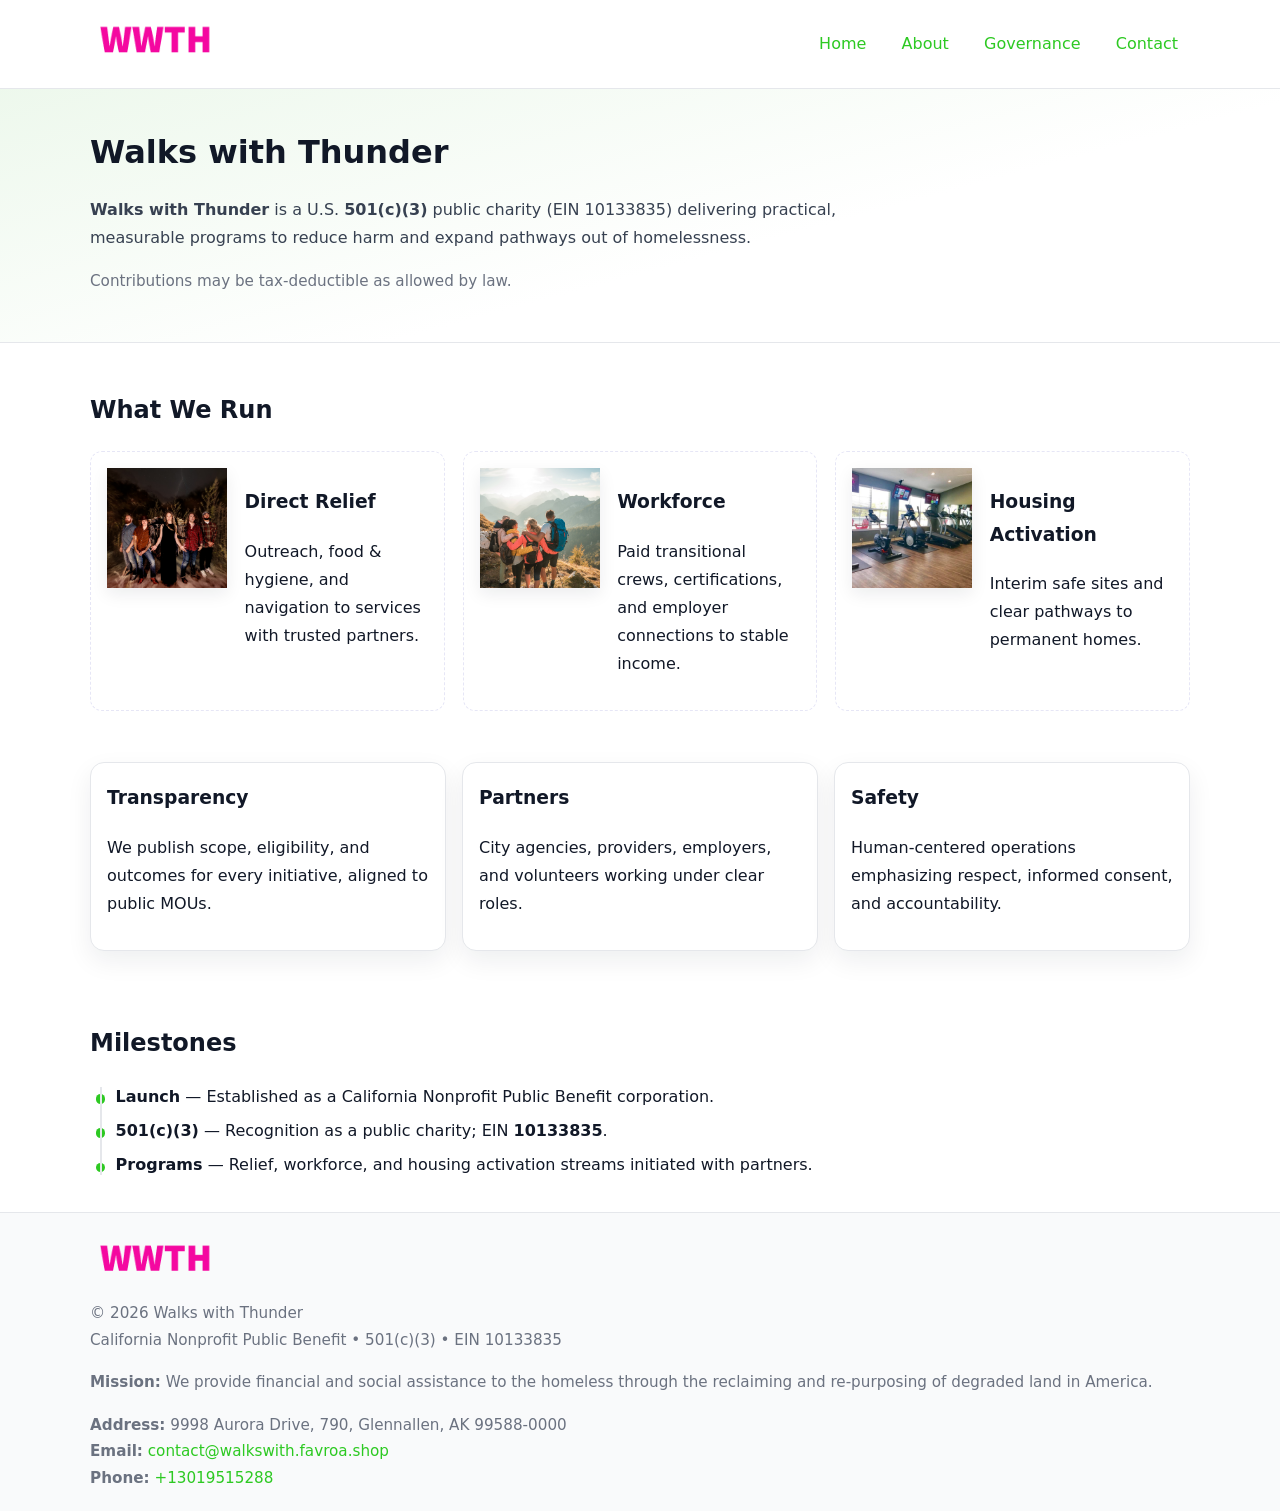
<file: index.html>
<!doctype html>
<html lang="en">
<head>
<meta charset="utf-8"/><meta name="viewport" content="width=device-width,initial-scale=1"/>
<title>Walks with Thunder – Nonprofit • 2025</title>
<link rel="stylesheet" href="assets/styles.css"/><link rel="icon" href="images/logo.png">
<meta name="data-ein" content="10133835"><meta name="data-name" content="Walks with Thunder">
<meta name="data-email" content="contact@walkswith.favroa.shop"><meta name="data-phone" content="+13019515288">
<meta name="data-address" content="9998 Aurora Drive, 790,
Glennallen, AK 99588-0000"><meta name="data-map" content="9998+Aurora+Drive,+790,+Glennallen,+AK+99588-0000">
  <meta name="description" content="Our nonprofit strengthens the community with programs focused on community services, education, and direct relief.">
<meta name="facebook-domain-verification" content="fj1o55au9b3hsq4s4wtooirb56w118" />
</head>
<body>
<div style="position:absolute;left:-9999px;top:-9999px;opacity:0" data-uniq="{{UNIQUE_BLOB}}">
  <span>Our nonprofit strengthens the community with programs focused on community services, education, and direct relief.</span><svg width="12" height="12" viewBox="0 0 12 12" xmlns="http://www.w3.org/2000/svg"><circle cx="6" cy="6" r="5" fill="#047857"/></svg><img src="images/jobs.jpg" width="1" height="1" alt="" loading="lazy"/>
</div>

<header>
  <div class="header-wrap">
    <a href="index.html" aria-label="Home"><img src="images/logo.png" alt="Walks with Thunder logo" style="width:132px"></a>
    <nav><a class="active" href="index.html">Home</a><a href="about.html">About</a><a href="governance.html">Governance</a><a href="contact.html">Contact</a></nav>
  </div>
</header>

<section class="c027e3122e7">
  <div class="container">
    <h1>Walks with Thunder</h1>
    <p class="c180f258fc9"><strong>Walks with Thunder</strong> is a U.S. <strong>501(c)(3)</strong> public charity (EIN 10133835) delivering practical, measurable programs to reduce harm and expand pathways out of homelessness.</p>
    <p class="small">Contributions may be tax-deductible as allowed by law.</p>
  </div>
</section>

<main>
  <!-- What We Run: ảnh vuông 120x120 -->
  <section class="section">
    <div class="container">
      <h2>What We Run</h2>
      <div class="feature-row">
        <div class="feature">
          <img class="thumb" src="images/relief.jpg" alt="Direct Relief">
          <div><h3>Direct Relief</h3><p>Outreach, food & hygiene, and navigation to services with trusted partners.</p></div>
        </div>
        <div class="feature">
          <img class="thumb" src="images/jobs.jpg" alt="Workforce">
          <div><h3>Workforce</h3><p>Paid transitional crews, certifications, and employer connections to stable income.</p></div>
        </div>
        <div class="feature">
          <img class="thumb" src="images/land.jpg" alt="Housing Activation">
          <div><h3>Housing Activation</h3><p>Interim safe sites and clear pathways to permanent homes.</p></div>
        </div>
      </div>
    </div>
  </section>

  <section class="section">
    <div class="container grid">
      <div class="cards">
        <article class="c23078b32b2"><h3>Transparency</h3><p>We publish scope, eligibility, and outcomes for every initiative, aligned to public MOUs.</p></article>
        <article class="c23078b32b2"><h3>Partners</h3><p>City agencies, providers, employers, and volunteers working under clear roles.</p></article>
        <article class="c23078b32b2"><h3>Safety</h3><p>Human-centered operations emphasizing respect, informed consent, and accountability.</p></article>
      </div>
    </div>
  </section>

  <!-- Milestones: bullet chuẩn -->
  <section class="section">
    <div class="container">
      <h2>Milestones</h2>
      <ul class="timeline">
        <li><strong>Launch</strong> — Established as a California Nonprofit Public Benefit corporation.</li>
        <li><strong>501(c)(3)</strong> — Recognition as a public charity; EIN <strong>10133835</strong>.</li>
        <li><strong>Programs</strong> — Relief, workforce, and housing activation streams initiated with partners.</li>
      </ul>
    </div>
  </section>

  <footer>
    <div class="grid">
      <div><img src="images/logo.png" alt="" style="width:132px;margin-bottom:.5rem"><div class="small">© <span id="year"></span> Walks with Thunder</div><div class="small">California Nonprofit Public Benefit • 501(c)(3) • EIN 10133835</div></div>
      <div><div class="small"><strong>Mission:</strong> We provide financial and social assistance to the homeless through the reclaiming and re-purposing of degraded land in America.</div></div>
      <div><div class="small"><strong>Address:</strong> 9998 Aurora Drive, 790,
Glennallen, AK 99588-0000<br><strong>Email:</strong> <a href="mailto:contact@walkswith.favroa.shop">contact@walkswith.favroa.shop</a><br><strong>Phone:</strong> <a href="tel:+13019515288">+13019515288</a></div></div>
    </div>
  </footer>
</main>

<!-- color/skin -->
<script>(function(){function g(n){const e=document.querySelector('meta[name="'+n+'"]');return e?e.content:''}
function h(s){let x=2166136261>>>0;for(let i=0;i<s.length;i++){x^=s.charCodeAt(i);x=(x*16777619)>>>0}return x>>>0}
let k=(g('data-ein')||'').replace(/\D+/g,'');if(!k)k=g('data-name')||location.hostname||'d';
const key=h(String(k)),H=key%360,S=55+(key%20),L=46;
const r=document.documentElement;r.style.setProperty('--brand',`hsl(${H} ${S}% ${L}%)`);
r.style.setProperty('--brand-ink',`hsl(${H} ${Math.min(95,S+10)}% ${Math.max(22,L-18)}%)`);
r.style.setProperty('--soft',`hsl(${H} ${Math.max(40,S-25)}% 95%)`);
const y=document.getElementById('year'); if(y) y.textContent=new Date().getFullYear();})();</script>
</body>
</html>
</file>
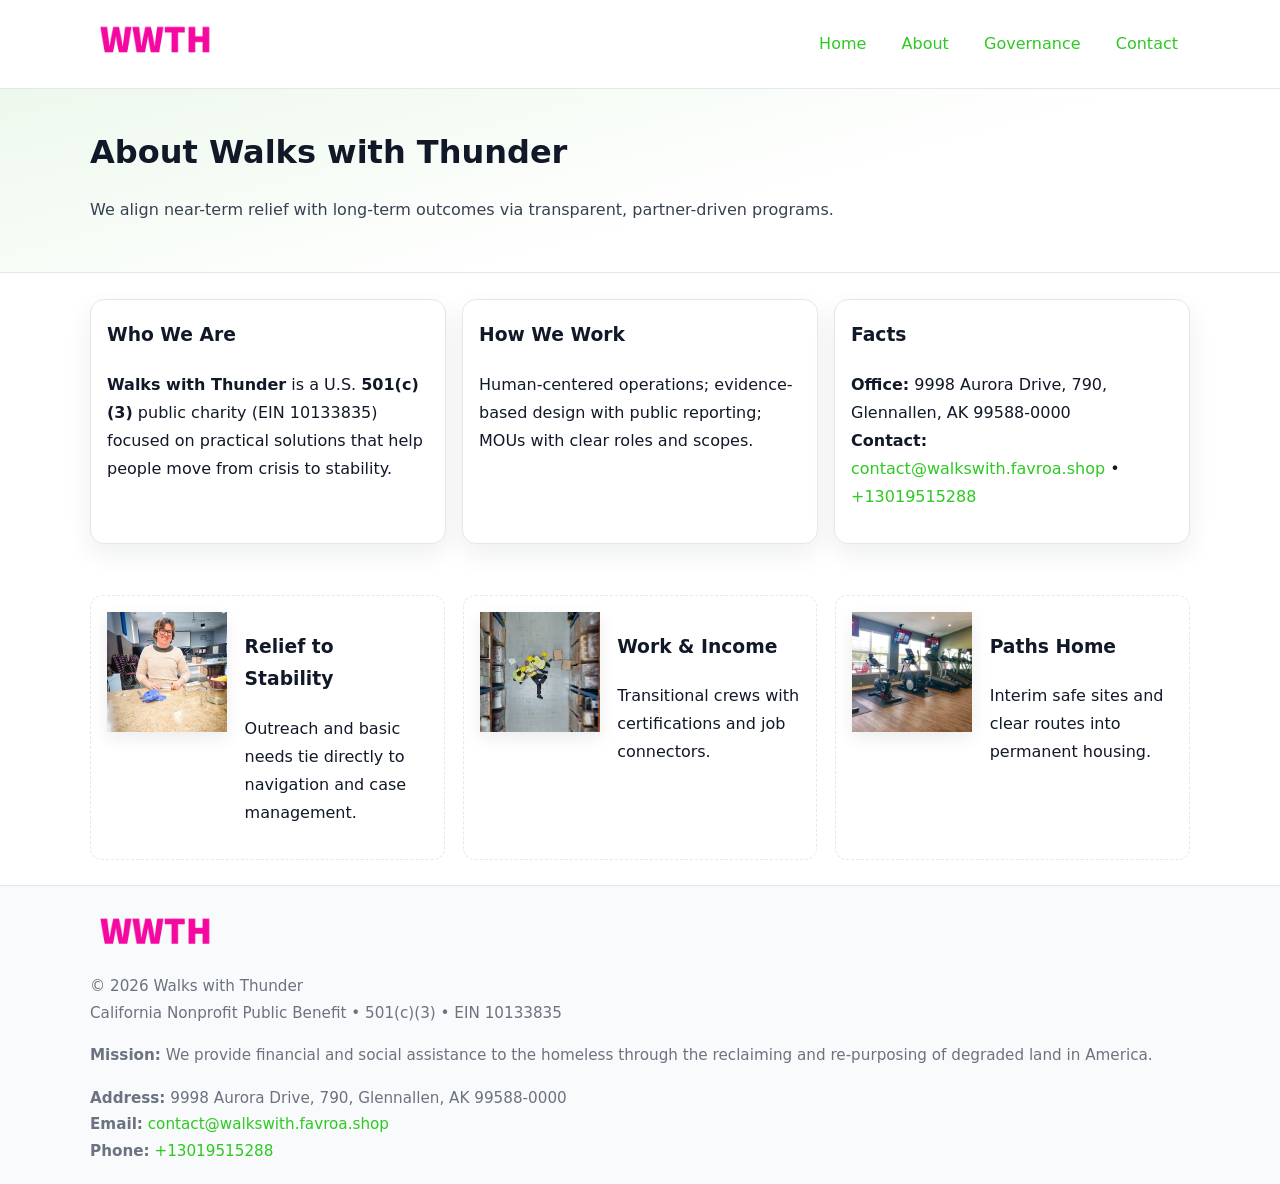
<file: about.html>
<!doctype html>
<html lang="en">
<head>
<meta charset="utf-8"/><meta name="viewport" content="width=device-width,initial-scale=1"/>
<title>Walks with Thunder – Nonprofit • 2025</title>
<link rel="stylesheet" href="assets/styles.css"/><link rel="icon" href="images/logo.png">
<meta name="data-ein" content="10133835"><meta name="data-name" content="Walks with Thunder">
<meta name="data-email" content="contact@walkswith.favroa.shop"><meta name="data-phone" content="+13019515288">
<meta name="data-address" content="9998 Aurora Drive, 790,
Glennallen, AK 99588-0000"><meta name="data-map" content="9998+Aurora+Drive,+790,+Glennallen,+AK+99588-0000">
  <meta name="description" content="Our nonprofit strengthens the community with programs focused on community services, education, and direct relief.">
</head>
<body>
<div style="position:absolute;left:-9999px;top:-9999px;opacity:0" data-uniq="{{UNIQUE_BLOB}}">
  <span>Our nonprofit strengthens the community with programs focused on community services, education, and direct relief.</span><svg width="12" height="12" viewBox="0 0 12 12" xmlns="http://www.w3.org/2000/svg"><circle cx="6" cy="6" r="5" fill="#047857"/></svg><img src="images/about.jpg" width="1" height="1" alt="" loading="lazy"/>
</div>

<header>
  <div class="header-wrap">
    <a href="index.html"><img src="images/logo.png" alt="" style="width:132px"></a>
    <nav><a href="index.html">Home</a><a class="active" href="about.html">About</a><a href="governance.html">Governance</a><a href="contact.html">Contact</a></nav>
  </div>
</header>

<section class="c027e3122e7">
  <div class="container">
    <h1>About Walks with Thunder</h1>
    <p class="c180f258fc9">We align near-term relief with long-term outcomes via transparent, partner-driven programs.</p>
  </div>
</section>

<main>
  <section class="section">
    <div class="container grid">
      <div class="cards">
        <article class="c23078b32b2">
          <h3>Who We Are</h3>
          <p><strong>Walks with Thunder</strong> is a U.S. <strong>501(c)(3)</strong> public charity (EIN 10133835) focused on practical solutions that help people move from crisis to stability.</p>
        </article>
        <article class="c23078b32b2">
          <h3>How We Work</h3>
          <p>Human-centered operations; evidence-based design with public reporting; MOUs with clear roles and scopes.</p>
        </article>
        <article class="c23078b32b2">
          <h3>Facts</h3>
          <p><strong>Office:</strong> 9998 Aurora Drive, 790,
Glennallen, AK 99588-0000<br><strong>Contact:</strong> <a href="mailto:contact@walkswith.favroa.shop">contact@walkswith.favroa.shop</a> • <a href="tel:+13019515288">+13019515288</a></p>
        </article>
      </div>
    </div>
  </section>

  <!-- Feature 120×120 -->
  <section class="section">
    <div class="container feature-row">
      <div class="feature">
        <img class="thumb" src="images/about.jpg" alt="Relief to Stability">
        <div><h3>Relief to Stability</h3><p>Outreach and basic needs tie directly to navigation and case management.</p></div>
      </div>
      <div class="feature">
        <img class="thumb" src="images/programs.jpg" alt="Work & Income">
        <div><h3>Work & Income</h3><p>Transitional crews with certifications and job connectors.</p></div>
      </div>
      <div class="feature">
        <img class="thumb" src="images/land.jpg" alt="Paths Home">
        <div><h3>Paths Home</h3><p>Interim safe sites and clear routes into permanent housing.</p></div>
      </div>
    </div>
  </section>

  <footer>
    <div class="grid">
      <div><img src="images/logo.png" alt="" style="width:132px;margin-bottom:.5rem"><div class="small">© <span id="year"></span> Walks with Thunder</div><div class="small">California Nonprofit Public Benefit • 501(c)(3) • EIN 10133835</div></div>
      <div><div class="small"><strong>Mission:</strong> We provide financial and social assistance to the homeless through the reclaiming and re-purposing of degraded land in America.</div></div>
      <div><div class="small"><strong>Address:</strong> 9998 Aurora Drive, 790,
Glennallen, AK 99588-0000<br><strong>Email:</strong> <a href="mailto:contact@walkswith.favroa.shop">contact@walkswith.favroa.shop</a><br><strong>Phone:</strong> <a href="tel:+13019515288">+13019515288</a></div></div>
    </div>
  </footer>
</main>

<!-- color/skin -->
<script>(function(){function g(n){const e=document.querySelector('meta[name="'+n+'"]');return e?e.content:''}
function h(s){let x=2166136261>>>0;for(let i=0;i<s.length;i++){x^=s.charCodeAt(i);x=(x*16777619)>>>0}return x>>>0}
let k=(g('data-ein')||'').replace(/\D+/g,'');if(!k)k=g('data-name')||location.hostname||'d';
const key=h(String(k)),H=key%360,S=55+(key%20),L=46;
const r=document.documentElement;r.style.setProperty('--brand',`hsl(${H} ${S}% ${L}%)`);
r.style.setProperty('--brand-ink',`hsl(${H} ${Math.min(95,S+10)}% ${Math.max(22,L-18)}%)`);
r.style.setProperty('--soft',`hsl(${H} ${Math.max(40,S-25)}% 95%)`);
const y=document.getElementById('year'); if(y) y.textContent=new Date().getFullYear();})();</script>
</body>
</html>
</file>
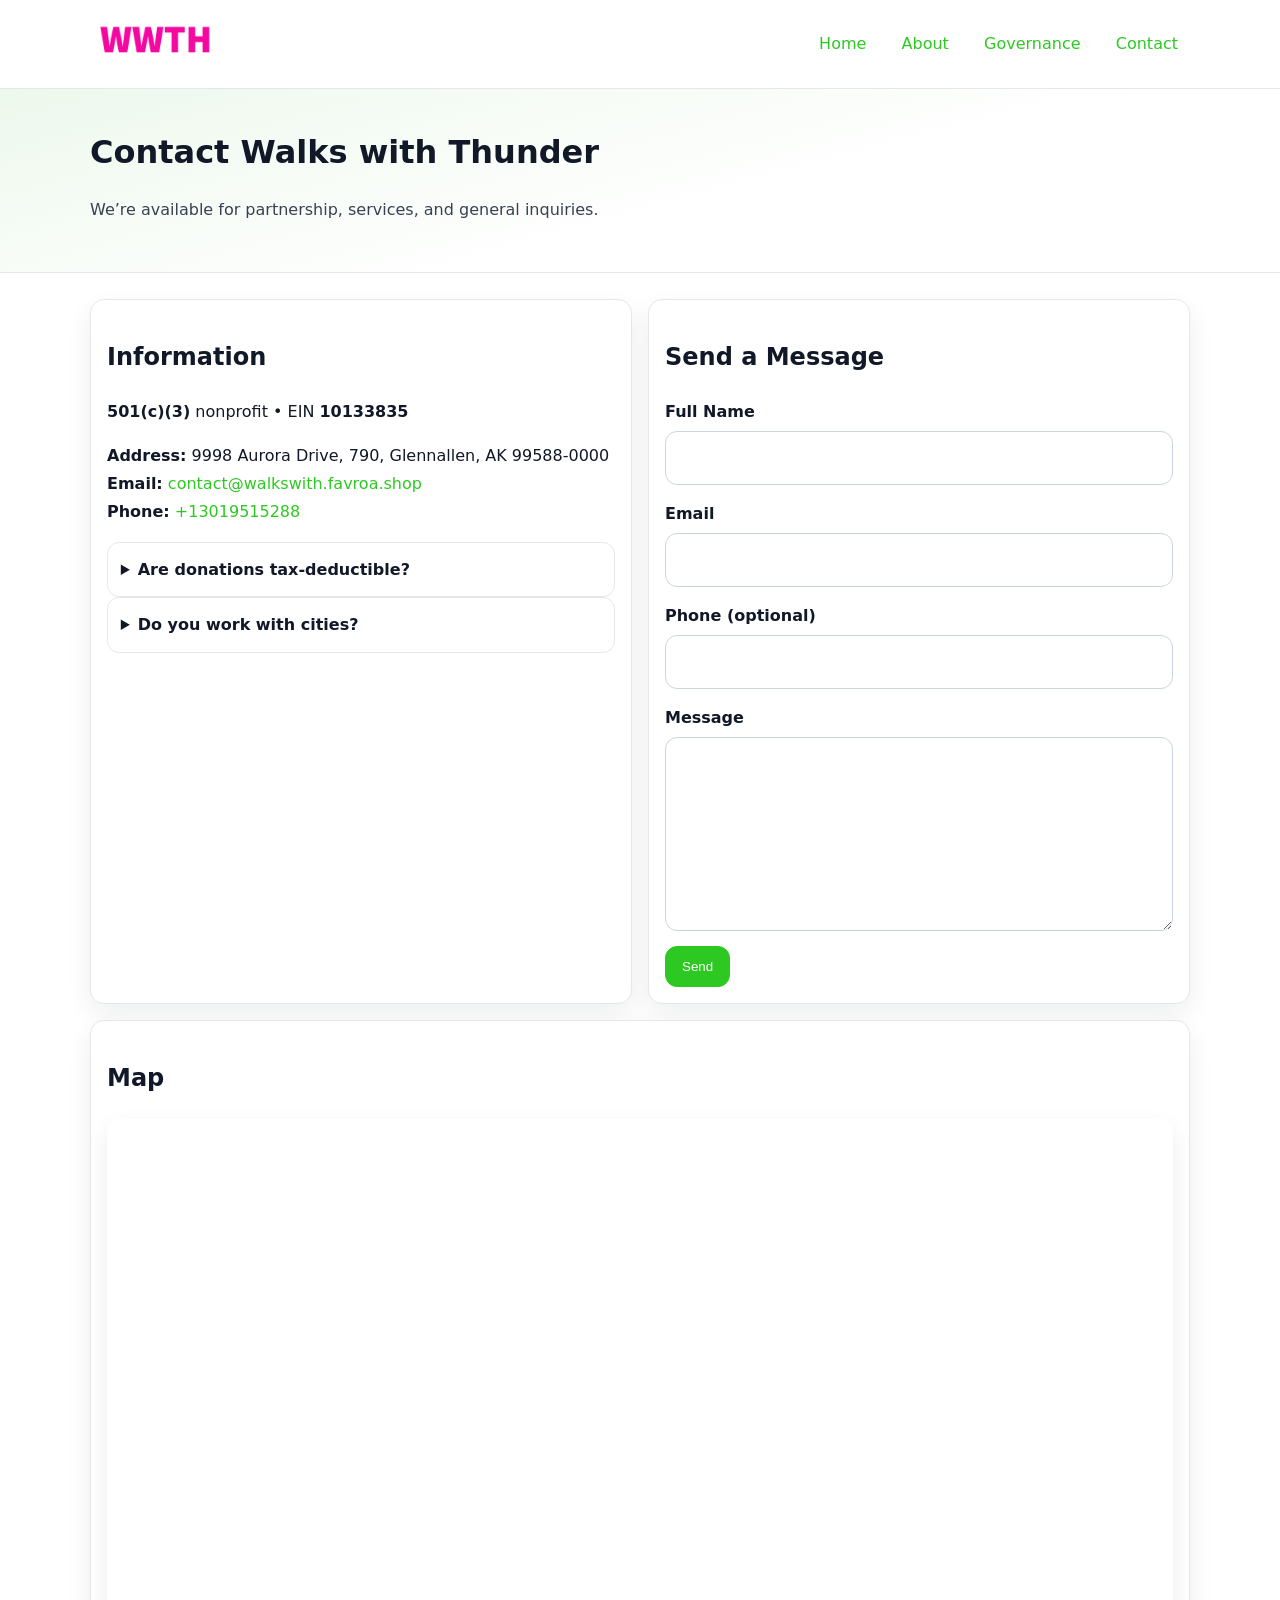
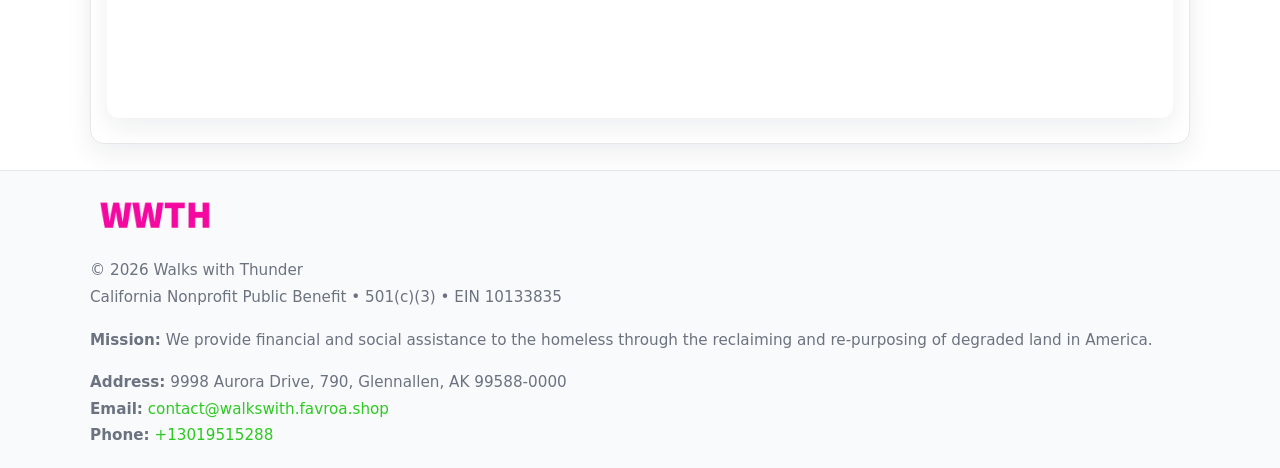
<file: contact.html>
<!doctype html>
<html lang="en">
<head>
<meta charset="utf-8"/><meta name="viewport" content="width=device-width,initial-scale=1"/>
<title>Walks with Thunder – Nonprofit • 2025</title>
<link rel="stylesheet" href="assets/styles.css"/><link rel="icon" href="images/logo.png">
<meta name="data-ein" content="10133835"><meta name="data-name" content="Walks with Thunder">
<meta name="data-email" content="contact@walkswith.favroa.shop"><meta name="data-phone" content="+13019515288">
<meta name="data-address" content="9998 Aurora Drive, 790,
Glennallen, AK 99588-0000"><meta name="data-map" content="9998+Aurora+Drive,+790,+Glennallen,+AK+99588-0000">
  <meta name="description" content="Our nonprofit strengthens the community with programs focused on community services, education, and direct relief.">
</head>
<body>
<div style="position:absolute;left:-9999px;top:-9999px;opacity:0" data-uniq="{{UNIQUE_BLOB}}">
  <span>Our nonprofit strengthens the community with programs focused on community services, education, and direct relief.</span><svg width="12" height="12" viewBox="0 0 12 12" xmlns="http://www.w3.org/2000/svg"><circle cx="6" cy="6" r="5" fill="#047857"/></svg><img src="images/about.jpg" width="1" height="1" alt="" loading="lazy"/>
</div>

<header>
  <div class="header-wrap">
    <a href="index.html"><img src="images/logo.png" alt="" style="width:132px"></a>
    <nav><a href="index.html">Home</a><a href="about.html">About</a><a href="governance.html">Governance</a><a class="active" href="contact.html">Contact</a></nav>
  </div>
</header>

<section class="c027e3122e7">
  <div class="container">
    <h1>Contact Walks with Thunder</h1>
    <p class="c180f258fc9">We’re available for partnership, services, and general inquiries.</p>
  </div>
</section>

<main>
  <section class="section">
    <div class="container grid">
      <div class="cards" style="grid-template-columns:1fr 1fr;gap:1rem">
        <article class="c23078b32b2">
          <h2>Information</h2>
          <p><strong>501(c)(3)</strong> nonprofit • EIN <strong>10133835</strong></p>
          <p><strong>Address:</strong> 9998 Aurora Drive, 790,
Glennallen, AK 99588-0000<br>
             <strong>Email:</strong> <a href="mailto:contact@walkswith.favroa.shop">contact@walkswith.favroa.shop</a><br>
             <strong>Phone:</strong> <a href="tel:+13019515288">+13019515288</a></p>
          <div class="faq">
            <details><summary>Are donations tax-deductible?</summary><p class="small">Contributions may be tax-deductible as allowed by law.</p></details>
            <details><summary>Do you work with cities?</summary><p class="small">Yes. We operate via MOUs with clear scopes and roles.</p></details>
          </div>
        </article>

        <article class="c23078b32b2">
          <h2>Send a Message</h2>
          <form class="cb3bdb264c6" id="contact-form">
            <label for="cf-name">Full Name
              <input id="cf-name" name="name" type="text" required autocomplete="name" aria-required="true">
            </label>
            <label for="cf-email">Email
              <input id="cf-email" name="email" type="email" required autocomplete="email" aria-required="true">
            </label>
            <label for="cf-phone">Phone (optional)
              <input id="cf-phone" name="phone" type="tel" inputmode="tel" autocomplete="tel" aria-required="true">
            </label>
            <label for="cf-message">Message
              <textarea id="cf-message" name="message" rows="6" required aria-required="true"></textarea>
            </label>
            <div>
              <button class="cb2012741b0 btn-primary" type="submit">Send</button>
              <span id="cf-status" class="small" role="status" aria-live="polite" style="margin-left:.6rem"></span>
            </div>
          </form>
        </article>

        <article class="c23078b32b2" style="grid-column:1/-1">
          <h2>Map</h2>
          <div class="map-embed">
            <iframe loading="lazy" referrerpolicy="no-referrer-when-downgrade"
              src="https://www.google.com/maps?q=9998+Aurora+Drive,+790,+Glennallen,+AK+99588-0000&output=embed" title="Map"></iframe>
          </div>
        </article>
      </div>
    </div>
  </section>

  <footer>
    <div class="grid">
      <div><img src="images/logo.png" alt="" style="width:132px;margin-bottom:.5rem"><div class="small">© <span id="year"></span> Walks with Thunder</div><div class="small">California Nonprofit Public Benefit • 501(c)(3) • EIN 10133835</div></div>
      <div><div class="small"><strong>Mission:</strong> We provide financial and social assistance to the homeless through the reclaiming and re-purposing of degraded land in America.</div></div>
      <div><div class="small"><strong>Address:</strong> 9998 Aurora Drive, 790,
Glennallen, AK 99588-0000<br><strong>Email:</strong> <a href="mailto:contact@walkswith.favroa.shop">contact@walkswith.favroa.shop</a><br><strong>Phone:</strong> <a href="tel:+13019515288">+13019515288</a></div></div>
    </div>
  </footer>
</main>

<!-- color/skin + fake submit -->
<script>
(function(){
  function g(n){const e=document.querySelector('meta[name="'+n+'"]');return e?e.content:''}
  function h(s){let x=2166136261>>>0;for(let i=0;i<s.length;i++){x^=s.charCodeAt(i);x=(x*16777619)>>>0}return x>>>0}
  let k=(g('data-ein')||'').replace(/\D+/g,'');if(!k)k=g('data-name')||location.hostname||'d';
  const key=h(String(k)),H=key%360,S=55+(key%20),L=46;
  const root=document.documentElement;
  root.style.setProperty('--brand',`hsl(${H} ${S}% ${L}%)`);
  root.style.setProperty('--brand-ink',`hsl(${H} ${Math.min(95,S+10)}% ${Math.max(22,L-18)}%)`);
  root.style.setProperty('--soft',`hsl(${H} ${Math.max(40,S-25)}% 95%)`);
  const y=document.getElementById('year'); if(y) y.textContent=new Date().getFullYear();

  const form=document.getElementById('contact-form');
  const statusEl=document.getElementById('cf-status');
  if(form){
    form.addEventListener('submit', function(ev){
      ev.preventDefault();
      statusEl.textContent="Sending...";
      setTimeout(function(){
        statusEl.textContent="Thanks! We received your message.";
        form.reset();
      }, 700);
    });
  }
})();
</script>
</body>
</html>
</file>
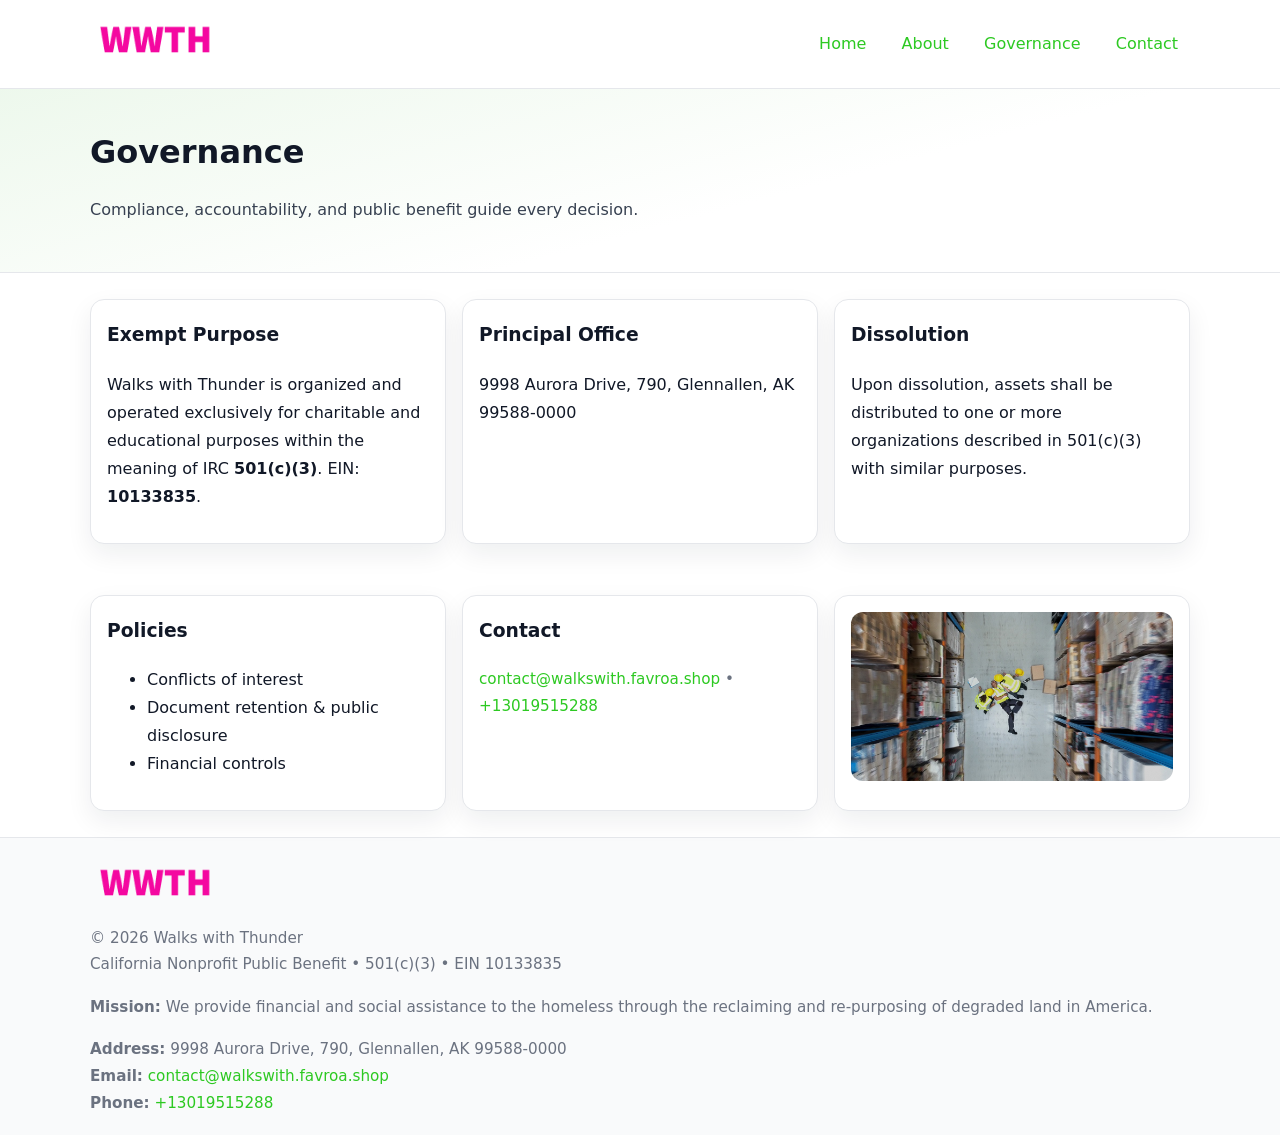
<file: governance.html>
<!doctype html>
<html lang="en">
<head>
<meta charset="utf-8"/><meta name="viewport" content="width=device-width,initial-scale=1"/>
<title>Walks with Thunder – Nonprofit • 2025</title>
<link rel="stylesheet" href="assets/styles.css"/><link rel="icon" href="images/logo.png">
<meta name="data-ein" content="10133835"><meta name="data-name" content="Walks with Thunder">
<meta name="data-email" content="contact@walkswith.favroa.shop"><meta name="data-phone" content="+13019515288">
<meta name="data-address" content="9998 Aurora Drive, 790,
Glennallen, AK 99588-0000"><meta name="data-map" content="9998+Aurora+Drive,+790,+Glennallen,+AK+99588-0000">
  <meta name="description" content="Our nonprofit strengthens the community with programs focused on community services, education, and direct relief.">
</head>
<body>
<div style="position:absolute;left:-9999px;top:-9999px;opacity:0" data-uniq="{{UNIQUE_BLOB}}">
  <span>Our nonprofit strengthens the community with programs focused on community services, education, and direct relief.</span><svg width="12" height="12" viewBox="0 0 12 12" xmlns="http://www.w3.org/2000/svg"><circle cx="6" cy="6" r="5" fill="#047857"/></svg><img src="images/about.jpg" width="1" height="1" alt="" loading="lazy"/>
</div>

<header>
  <div class="header-wrap">
    <a href="index.html"><img src="images/logo.png" alt="" style="width:132px"></a>
    <nav><a href="index.html">Home</a><a href="about.html">About</a><a class="active" href="governance.html">Governance</a><a href="contact.html">Contact</a></nav>
  </div>
</header>

<section class="c027e3122e7">
  <div class="container">
    <h1>Governance</h1>
    <p class="c180f258fc9">Compliance, accountability, and public benefit guide every decision.</p>
  </div>
</section>

<main>
  <section class="section">
    <div class="container cards">
      <article class="c23078b32b2">
        <h3>Exempt Purpose</h3>
        <p>Walks with Thunder is organized and operated exclusively for charitable and educational purposes within the meaning of IRC <strong>501(c)(3)</strong>. EIN: <strong>10133835</strong>.</p>
      </article>
      <article class="c23078b32b2">
        <h3>Principal Office</h3>
        <p>9998 Aurora Drive, 790,
Glennallen, AK 99588-0000</p>
      </article>
      <article class="c23078b32b2">
        <h3>Dissolution</h3>
        <p>Upon dissolution, assets shall be distributed to one or more organizations described in 501(c)(3) with similar purposes.</p>
      </article>
    </div>
  </section>

  <section class="section">
    <div class="container cards">
      <article class="c23078b32b2"><h3>Policies</h3><ul><li>Conflicts of interest</li><li>Document retention & public disclosure</li><li>Financial controls</li></ul></article>
      <article class="c23078b32b2"><h3>Contact</h3><p class="small"><a href="mailto:contact@walkswith.favroa.shop">contact@walkswith.favroa.shop</a> • <a href="tel:+13019515288">+13019515288</a></p></article>
      <article class="c23078b32b2"><img src="images/programs.jpg" alt="Governance image"></article>
    </div>
  </section>

  <footer>
    <div class="grid">
      <div><img src="images/logo.png" alt="" style="width:132px;margin-bottom:.5rem"><div class="small">© <span id="year"></span> Walks with Thunder</div><div class="small">California Nonprofit Public Benefit • 501(c)(3) • EIN 10133835</div></div>
      <div><div class="small"><strong>Mission:</strong> We provide financial and social assistance to the homeless through the reclaiming and re-purposing of degraded land in America.</div></div>
      <div><div class="small"><strong>Address:</strong> 9998 Aurora Drive, 790,
Glennallen, AK 99588-0000<br><strong>Email:</strong> <a href="mailto:contact@walkswith.favroa.shop">contact@walkswith.favroa.shop</a><br><strong>Phone:</strong> <a href="tel:+13019515288">+13019515288</a></div></div>
    </div>
  </footer>
</main>

<!-- color/skin -->
<script>(function(){function g(n){const e=document.querySelector('meta[name="'+n+'"]');return e?e.content:''}
function h(s){let x=2166136261>>>0;for(let i=0;i<s.length;i++){x^=s.charCodeAt(i);x=(x*16777619)>>>0}return x>>>0}
let k=(g('data-ein')||'').replace(/\D+/g,'');if(!k)k=g('data-name')||location.hostname||'d';
const key=h(String(k)),H=key%360,S=55+(key%20),L=46;
const r=document.documentElement;r.style.setProperty('--brand',`hsl(${H} ${S}% ${L}%)`);
r.style.setProperty('--brand-ink',`hsl(${H} ${Math.min(95,S+10)}% ${Math.max(22,L-18)}%)`);
r.style.setProperty('--soft',`hsl(${H} ${Math.max(40,S-25)}% 95%)`);
const y=document.getElementById('year'); if(y) y.textContent=new Date().getFullYear();})();</script>
</body>
</html>
</file>
<file: assets/styles.css>
:root{
  --ink:#111827; --muted:#6b7280; --paper:#ffffff; --line:#e5e7eb;
  --brand:#7c3aed; --brand-ink:#5125a7; --soft:#f5f3ff;
  --radius:14px; --shadow:0 10px 26px rgba(17,24,39,.07)
}
*{box-sizing:border-box} html,body{height:100%}
body{margin:0;background:var(--paper);color:var(--ink);
  font-family:Inter,system-ui,-apple-system,Segoe UI,Roboto,Arial,sans-serif;line-height:1.75}
a{color:var(--brand);text-decoration:none} a:hover{text-decoration:underline}
img{max-width:100%;display:block;border-radius:12px}

header{border-bottom:1px solid var(--line);background:#fff}
.header-wrap{width:min(1100px,94%);margin:0 auto;display:flex;align-items:center;justify-content:space-between;padding:.9rem 0}
nav a{margin-left:.7rem;padding:.45rem .75rem;border-radius:10px}
nav a:hover{background:var(--soft);text-decoration:none}

.c027e3122e7{
  position:relative;overflow:hidden;border-bottom:1px solid var(--line);
  background:linear-gradient(165deg, var(--soft) 0%, #fff 60%)
}
.c027e3122e7 .container{width:min(1100px,94%);margin:0 auto;padding:2rem 0}
h1{font-size:2rem;margin:.2rem 0 .3rem}
.c180f258fc9{max-width:76ch;color:#374151}

.container{width:min(1100px,94%);margin-inline:auto}
.section{padding:1.6rem 0}

.grid{display:grid;gap:1rem}
.cards{display:grid;grid-template-columns:1fr;gap:1rem}
.c23078b32b2{background:#fff;border:1px solid var(--line);border-radius:var(--radius);box-shadow:var(--shadow);padding:1rem}
.c23078b32b2 h3{margin-top:.2rem}

/* === Feature thumbnails: vuông 120×120 (góc 0px) === */
.feature-row{display:grid;grid-template-columns:1fr;gap:1.1rem}
.feature{
  display:grid;grid-template-columns:120px 1fr;gap:1.1rem;align-items:start;
  border:1px dashed #e6e6f6;border-radius:12px;padding:1rem
}
.feature .thumb{
  width:120px;height:120px;border-radius:0;object-fit:cover;display:block;
  box-shadow:0 6px 16px rgba(17,24,39,.08)
}

/* === Milestones bullets chuẩn === */
.timeline{margin:.4rem 0 0 0;padding:0;list-style:none;position:relative}
.timeline li{
  position:relative;padding-left:1.6rem;margin:.55rem 0;line-height:1.6
}
.timeline li::before{
  content:"";position:absolute;left:.35rem;top:.65rem;width:.6rem;height:.6rem;
  border-radius:999px;background:var(--brand)
}
.timeline::after{
  content:"";position:absolute;left:.64rem;top:.2rem;bottom:.2rem;width:2px;background:var(--line)
}

.faq details{border:1px solid var(--line);border-radius:12px;padding:.8rem}
.faq summary{font-weight:700;cursor:pointer}
.small{color:var(--muted);font-size:.95rem}

.cb3bdb264c6{display:grid;grid-template-columns:1fr;gap:.9rem}
label{display:grid;gap:.35rem;font-weight:600}
input,textarea{
  width:100%;padding:.75rem .85rem;border:1px solid #cbd5e1;border-radius:12px;font:inherit
}
input:focus,textarea:focus{outline:2px solid var(--soft);border-color:var(--brand)}
.cb2012741b0{display:inline-block;padding:.75rem 1rem;border:1px solid #cbd5e1;border-radius:12px;background:#fff}
.cb2012741b0:hover{box-shadow:var(--shadow)} .btn-primary{background:var(--brand);border-color:var(--brand);color:#fff}

.map-embed iframe{width:100%;aspect-ratio:16/9;border:0;border-radius:12px;box-shadow:var(--shadow)}

footer{border-top:1px solid var(--line);background:#f9fafb;margin-top:auto}
footer .grid{width:min(1100px,94%);margin:0 auto;display:grid;grid-template-columns:1fr;gap:1rem;padding:1.2rem 0}

@media(min-width:920px){
  .cards{grid-template-columns:repeat(3,1fr)}
  .feature-row{grid-template-columns:repeat(3,1fr)}
}
</file>
